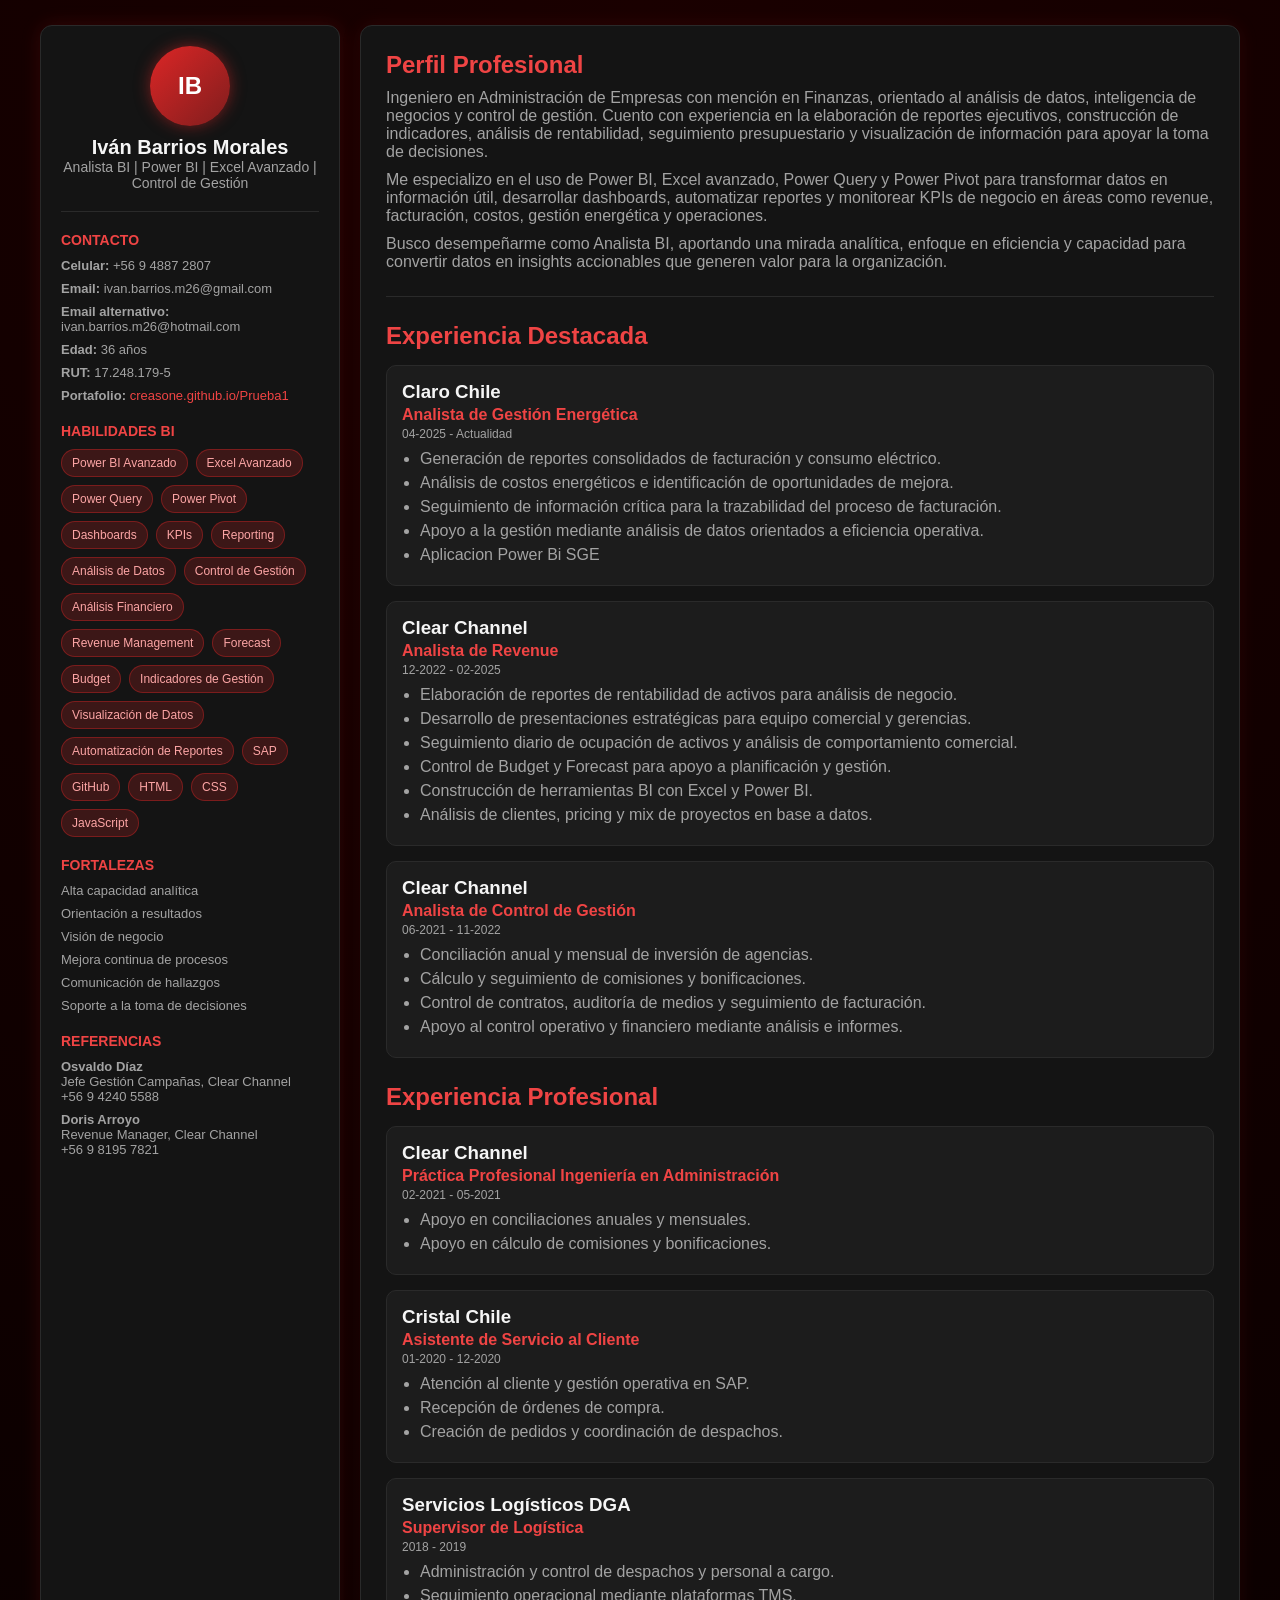
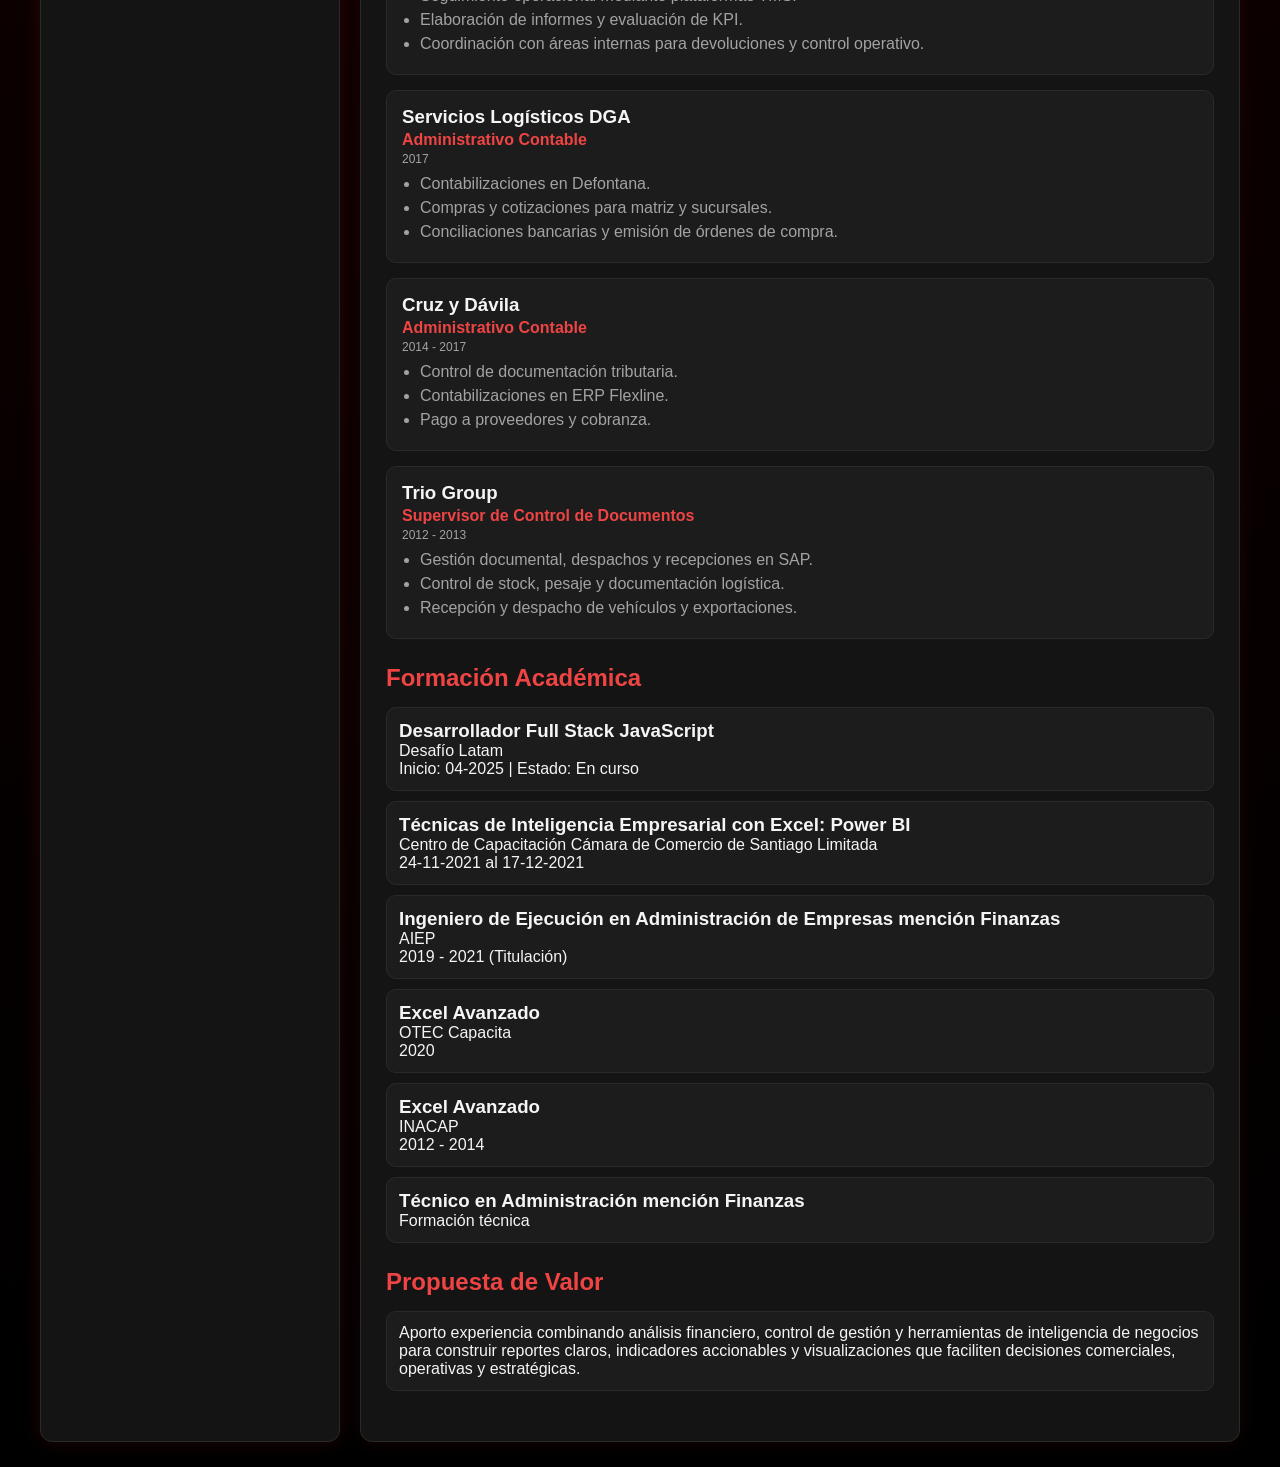
<file: index.html>
<!DOCTYPE html>
<html lang="es">
<head>
  <meta charset="UTF-8" />
  <meta name="viewport" content="width=device-width, initial-scale=1.0"/>
  <title>Currículum | Iván Barrios Morales - Analista BI</title>
  <link rel="stylesheet" href="assets/CSS/styles.css">
</head>
<body>

  <div class="cv-container">

    <aside class="sidebar">
      <div class="profile-card">
        <div class="avatar">IB</div>
        <h1>Iván Barrios Morales</h1>
        <p class="role">Analista BI | Power BI | Excel Avanzado | Control de Gestión</p>
      </div>

      <section class="sidebar-section">
        <h2>Contacto</h2>
        <ul class="contact-list">
          <li><strong>Celular:</strong> +56 9 4887 2807</li>
          <li><strong>Email:</strong> ivan.barrios.m26@gmail.com</li>
          <li><strong>Email alternativo:</strong> ivan.barrios.m26@hotmail.com</li>
          <li><strong>Edad:</strong> 36 años</li>
          <li><strong>RUT:</strong> 17.248.179-5</li>
          <li>
            <strong>Portafolio:</strong>
            <a href="https://creasone.github.io/Prueba1/" target="_blank">
              creasone.github.io/Prueba1
            </a>
          </li>
        </ul>
      </section>

      <section class="sidebar-section">
        <h2>Habilidades BI</h2>
        <div class="skills">
          <span>Power BI Avanzado</span>
          <span>Excel Avanzado</span>
          <span>Power Query</span>
          <span>Power Pivot</span>
          <span>Dashboards</span>
          <span>KPIs</span>
          <span>Reporting</span>
          <span>Análisis de Datos</span>
          <span>Control de Gestión</span>
          <span>Análisis Financiero</span>
          <span>Revenue Management</span>
          <span>Forecast</span>
          <span>Budget</span>
          <span>Indicadores de Gestión</span>
          <span>Visualización de Datos</span>
          <span>Automatización de Reportes</span>
          <span>SAP</span>
          <span>GitHub</span>
          <span>HTML</span>
          <span>CSS</span>
          <span>JavaScript</span>
        </div>
      </section>

      <section class="sidebar-section">
        <h2>Fortalezas</h2>
        <ul class="contact-list">
          <li>Alta capacidad analítica</li>
          <li>Orientación a resultados</li>
          <li>Visión de negocio</li>
          <li>Mejora continua de procesos</li>
          <li>Comunicación de hallazgos</li>
          <li>Soporte a la toma de decisiones</li>
        </ul>
      </section>

      <section class="sidebar-section">
        <h2>Referencias</h2>
        <ul class="contact-list">
          <li>
            <strong>Osvaldo Díaz</strong><br>
            Jefe Gestión Campañas, Clear Channel<br>
            +56 9 4240 5588
          </li>
          <li>
            <strong>Doris Arroyo</strong><br>
            Revenue Manager, Clear Channel<br>
            +56 9 8195 7821
          </li>
        </ul>
      </section>
    </aside>

    <main class="main-content">

      <section class="hero">
        <h2>Perfil Profesional</h2>
        <p>
          Ingeniero en Administración de Empresas con mención en Finanzas, orientado al análisis de datos,
          inteligencia de negocios y control de gestión. Cuento con experiencia en la elaboración de reportes
          ejecutivos, construcción de indicadores, análisis de rentabilidad, seguimiento presupuestario y
          visualización de información para apoyar la toma de decisiones.
        </p>
        <p>
          Me especializo en el uso de Power BI, Excel avanzado, Power Query y Power Pivot para transformar datos
          en información útil, desarrollar dashboards, automatizar reportes y monitorear KPIs de negocio en áreas
          como revenue, facturación, costos, gestión energética y operaciones.
        </p>
        <p>
          Busco desempeñarme como Analista BI, aportando una mirada analítica, enfoque en eficiencia y capacidad
          para convertir datos en insights accionables que generen valor para la organización.
        </p>
      </section>

      <section class="content-section">
        <h2>Experiencia Destacada</h2>

        <div class="job">
          <h3>Claro Chile</h3>
          <p class="position">Analista de Gestión Energética</p>
          <span>04-2025 - Actualidad</span>
          <ul>
            <li>Generación de reportes consolidados de facturación y consumo eléctrico.</li>
            <li>Análisis de costos energéticos e identificación de oportunidades de mejora.</li>
            <li>Seguimiento de información crítica para la trazabilidad del proceso de facturación.</li>
            <li>Apoyo a la gestión mediante análisis de datos orientados a eficiencia operativa.</li>
            <li>Aplicacion Power Bi SGE</li>
          </ul>
        </div>

        <div class="job">
          <h3>Clear Channel</h3>
          <p class="position">Analista de Revenue</p>
          <span>12-2022 - 02-2025</span>
          <ul>
            <li>Elaboración de reportes de rentabilidad de activos para análisis de negocio.</li>
            <li>Desarrollo de presentaciones estratégicas para equipo comercial y gerencias.</li>
            <li>Seguimiento diario de ocupación de activos y análisis de comportamiento comercial.</li>
            <li>Control de Budget y Forecast para apoyo a planificación y gestión.</li>
            <li>Construcción de herramientas BI con Excel y Power BI.</li>
            <li>Análisis de clientes, pricing y mix de proyectos en base a datos.</li>
          </ul>
        </div>

        <div class="job">
          <h3>Clear Channel</h3>
          <p class="position">Analista de Control de Gestión</p>
          <span>06-2021 - 11-2022</span>
          <ul>
            <li>Conciliación anual y mensual de inversión de agencias.</li>
            <li>Cálculo y seguimiento de comisiones y bonificaciones.</li>
            <li>Control de contratos, auditoría de medios y seguimiento de facturación.</li>
            <li>Apoyo al control operativo y financiero mediante análisis e informes.</li>
          </ul>
        </div>
      </section>

      <section class="content-section">
        <h2>Experiencia Profesional</h2>

        <div class="job">
          <h3>Clear Channel</h3>
          <p class="position">Práctica Profesional Ingeniería en Administración</p>
          <span>02-2021 - 05-2021</span>
          <ul>
            <li>Apoyo en conciliaciones anuales y mensuales.</li>
            <li>Apoyo en cálculo de comisiones y bonificaciones.</li>
          </ul>
        </div>

        <div class="job">
          <h3>Cristal Chile</h3>
          <p class="position">Asistente de Servicio al Cliente</p>
          <span>01-2020 - 12-2020</span>
          <ul>
            <li>Atención al cliente y gestión operativa en SAP.</li>
            <li>Recepción de órdenes de compra.</li>
            <li>Creación de pedidos y coordinación de despachos.</li>
          </ul>
        </div>

        <div class="job">
          <h3>Servicios Logísticos DGA</h3>
          <p class="position">Supervisor de Logística</p>
          <span>2018 - 2019</span>
          <ul>
            <li>Administración y control de despachos y personal a cargo.</li>
            <li>Seguimiento operacional mediante plataformas TMS.</li>
            <li>Elaboración de informes y evaluación de KPI.</li>
            <li>Coordinación con áreas internas para devoluciones y control operativo.</li>
          </ul>
        </div>

        <div class="job">
          <h3>Servicios Logísticos DGA</h3>
          <p class="position">Administrativo Contable</p>
          <span>2017</span>
          <ul>
            <li>Contabilizaciones en Defontana.</li>
            <li>Compras y cotizaciones para matriz y sucursales.</li>
            <li>Conciliaciones bancarias y emisión de órdenes de compra.</li>
          </ul>
        </div>

        <div class="job">
          <h3>Cruz y Dávila</h3>
          <p class="position">Administrativo Contable</p>
          <span>2014 - 2017</span>
          <ul>
            <li>Control de documentación tributaria.</li>
            <li>Contabilizaciones en ERP Flexline.</li>
            <li>Pago a proveedores y cobranza.</li>
          </ul>
        </div>

        <div class="job">
          <h3>Trio Group</h3>
          <p class="position">Supervisor de Control de Documentos</p>
          <span>2012 - 2013</span>
          <ul>
            <li>Gestión documental, despachos y recepciones en SAP.</li>
            <li>Control de stock, pesaje y documentación logística.</li>
            <li>Recepción y despacho de vehículos y exportaciones.</li>
          </ul>
        </div>
      </section>

      <section class="content-section">
        <h2>Formación Académica</h2>

        <div class="education-item">
          <h3>Desarrollador Full Stack JavaScript</h3>
          <p>Desafío Latam</p>
          <span>Inicio: 04-2025 | Estado: En curso</span>
        </div>

        <div class="education-item">
          <h3>Técnicas de Inteligencia Empresarial con Excel: Power BI</h3>
          <p>Centro de Capacitación Cámara de Comercio de Santiago Limitada</p>
          <span>24-11-2021 al 17-12-2021</span>
        </div>

        <div class="education-item">
          <h3>Ingeniero de Ejecución en Administración de Empresas mención Finanzas</h3>
          <p>AIEP</p>
          <span>2019 - 2021 (Titulación)</span>
        </div>

        <div class="education-item">
          <h3>Excel Avanzado</h3>
          <p>OTEC Capacita</p>
          <span>2020</span>
        </div>

        <div class="education-item">
          <h3>Excel Avanzado</h3>
          <p>INACAP</p>
          <span>2012 - 2014</span>
        </div>

        <div class="education-item">
          <h3>Técnico en Administración mención Finanzas</h3>
          <p>Formación técnica</p>
        </div>
      </section>

      <section class="content-section">
        <h2>Propuesta de Valor</h2>
        <div class="education-item">
          <p>
            Aporto experiencia combinando análisis financiero, control de gestión y herramientas de inteligencia
            de negocios para construir reportes claros, indicadores accionables y visualizaciones que faciliten
            decisiones comerciales, operativas y estratégicas.
          </p>
        </div>
      </section>

    </main>
  </div>

</body>
</html>
</file>
<file: assets/CSS/styles.css>
* {
  margin: 0;
  padding: 0;
  box-sizing: border-box;
}

/* PALETA ROJA */
:root {
  --bg: #0a0a0a;
  --panel: #141414;
  --panel-soft: #1c1c1c;
  --border: #2a2a2a;

  --text: #f5f5f5;
  --muted: #a3a3a3;

  --primary: #dc2626;       /* rojo principal */
  --primary-soft: #7f1d1d;  /* rojo oscuro */
  --primary-light: #ef4444; /* rojo claro */

  --hover: #991b1b;
}

/* BODY */
body {
  font-family: Arial, Helvetica, sans-serif;
  background: radial-gradient(circle at top, #1a0000, #000000);
  color: var(--text);
  padding: 25px;
}

/* CONTENEDOR */
.cv-container {
  max-width: 1200px;
  margin: auto;
  display: grid;
  grid-template-columns: 300px 1fr;
  gap: 20px;
}

/* SIDEBAR */
.sidebar {
  background: var(--panel);
  padding: 20px;
  border-radius: 12px;
  border: 1px solid var(--border);
  box-shadow: 0 0 20px rgba(220, 38, 38, 0.15);
}

/* PERFIL */
.profile-card {
  text-align: center;
  margin-bottom: 20px;
  border-bottom: 1px solid var(--border);
  padding-bottom: 20px;
}

.avatar {
  width: 80px;
  height: 80px;
  background: linear-gradient(135deg, #dc2626, #7f1d1d);
  color: white;
  border-radius: 50%;
  display: grid;
  place-items: center;
  margin: auto;
  font-size: 24px;
  font-weight: bold;
  box-shadow: 0 0 15px rgba(220, 38, 38, 0.5);
}

.profile-card h1 {
  margin-top: 10px;
  font-size: 20px;
}

.role {
  color: var(--muted);
  font-size: 14px;
}

/* SECCIONES */
.sidebar-section {
  margin-top: 20px;
}

.sidebar-section h2 {
  color: var(--primary-light);
  margin-bottom: 10px;
  font-size: 14px;
  text-transform: uppercase;
}

/* CONTACTO */
.contact-list {
  list-style: none;
}

.contact-list li {
  margin-bottom: 8px;
  color: var(--muted);
  font-size: 13px;
}

/* LINKS */
a {
  color: var(--primary-light);
  text-decoration: none;
}

a:hover {
  color: white;
}

/* HABILIDADES */
.skills {
  display: flex;
  flex-wrap: wrap;
  gap: 8px;
}

.skills span {
  background: rgba(220, 38, 38, 0.2);
  border: 1px solid rgba(220, 38, 38, 0.4);
  padding: 6px 10px;
  border-radius: 20px;
  font-size: 12px;
  color: #fca5a5;
}

/* MAIN */
.main-content {
  background: var(--panel);
  padding: 25px;
  border-radius: 12px;
  border: 1px solid var(--border);
  box-shadow: 0 0 20px rgba(220, 38, 38, 0.1);
}

/* HERO */
.hero {
  margin-bottom: 25px;
  border-bottom: 1px solid var(--border);
  padding-bottom: 15px;
}

.hero h2 {
  color: var(--primary-light);
  margin-bottom: 10px;
}

.hero p {
  color: var(--muted);
  margin-bottom: 10px;
}

/* SECCIONES */
.content-section {
  margin-bottom: 25px;
}

.content-section h2 {
  color: var(--primary-light);
  margin-bottom: 15px;
}

/* JOB */
.job {
  background: var(--panel-soft);
  padding: 15px;
  border-radius: 10px;
  border: 1px solid var(--border);
  margin-bottom: 15px;
  transition: 0.3s;
}

.job:hover {
  border-color: var(--primary);
  box-shadow: 0 0 10px rgba(220, 38, 38, 0.3);
}

.job h3 {
  margin-bottom: 3px;
}

.position {
  color: var(--primary-light);
  font-weight: bold;
}

.job span {
  font-size: 12px;
  color: var(--muted);
}

.job ul {
  margin-left: 18px;
  margin-top: 8px;
}

.job li {
  margin-bottom: 6px;
  color: var(--muted);
}

/* EDUCACION */
.education-item {
  background: var(--panel-soft);
  padding: 12px;
  border-radius: 10px;
  border: 1px solid var(--border);
  margin-bottom: 10px;
}

/* RESPONSIVE */
@media (max-width: 768px) {
  .cv-container {
    grid-template-columns: 1fr;
  }
}
</file>
